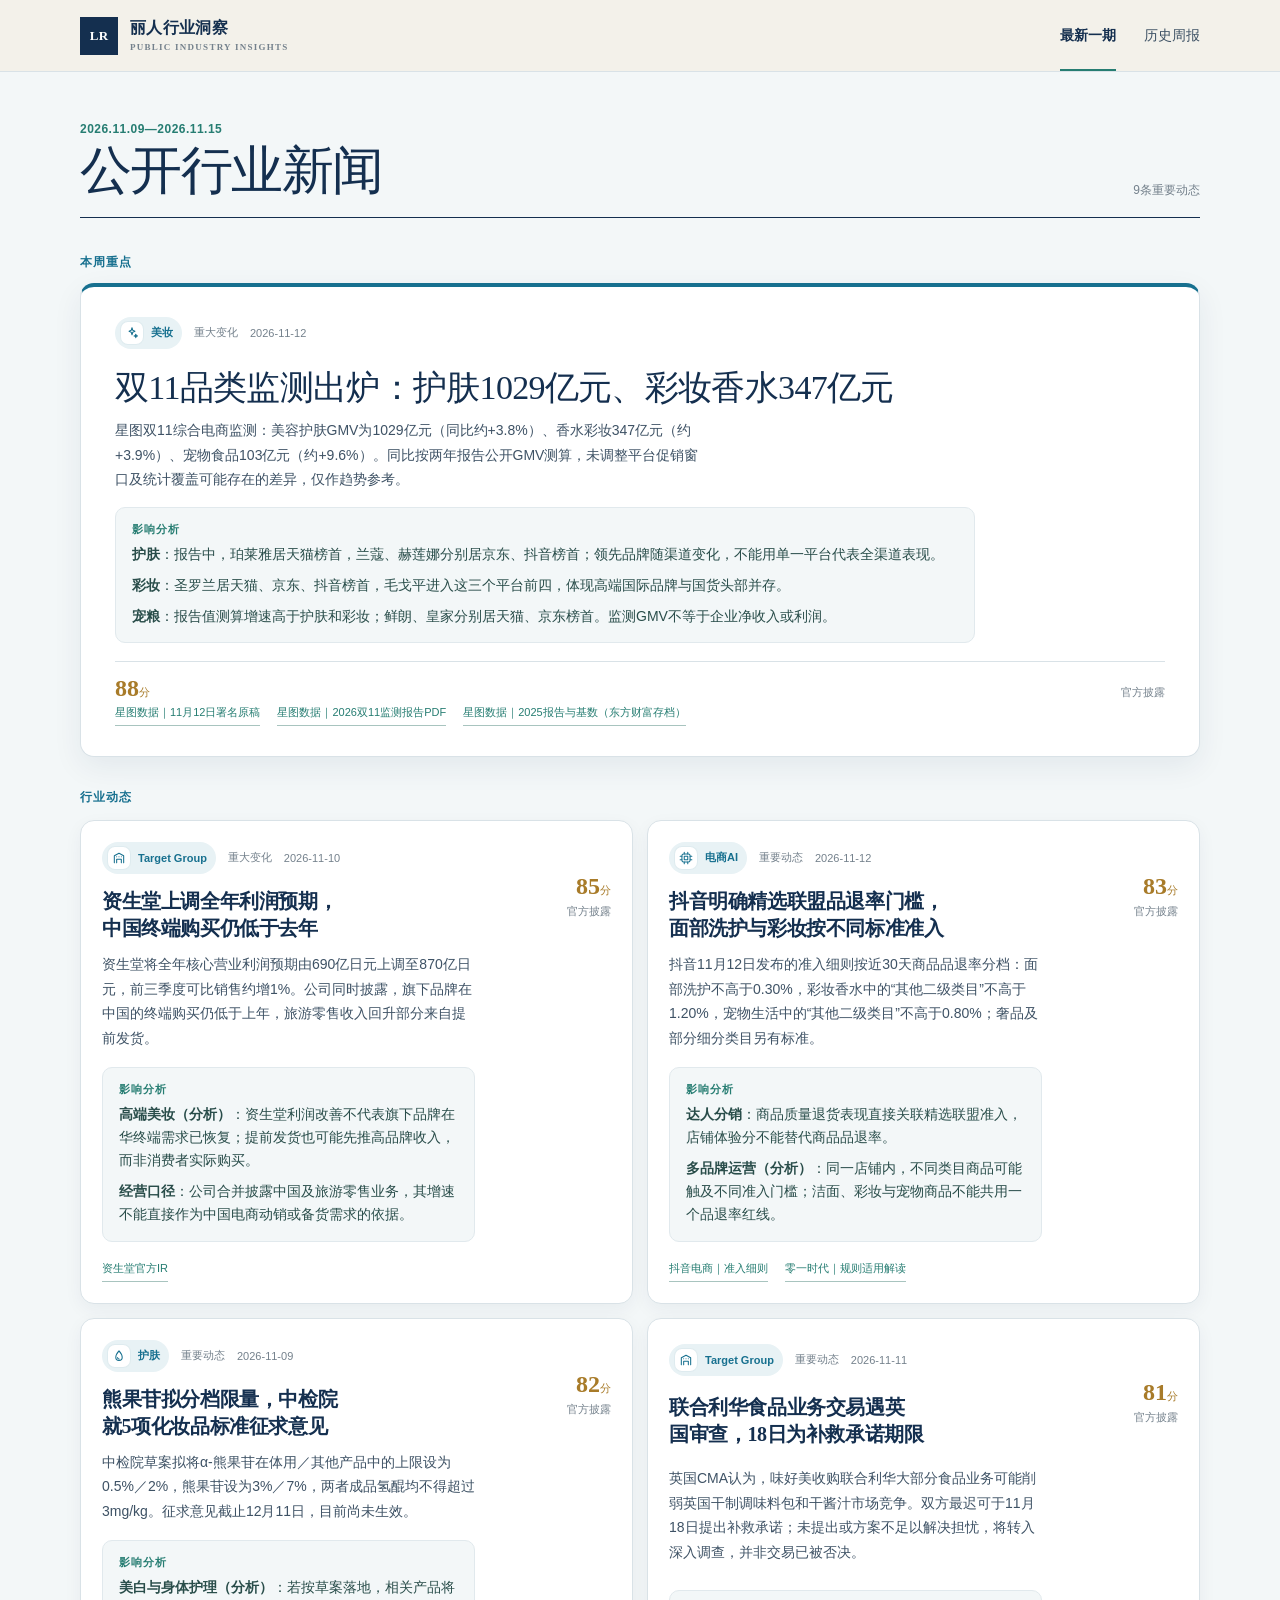
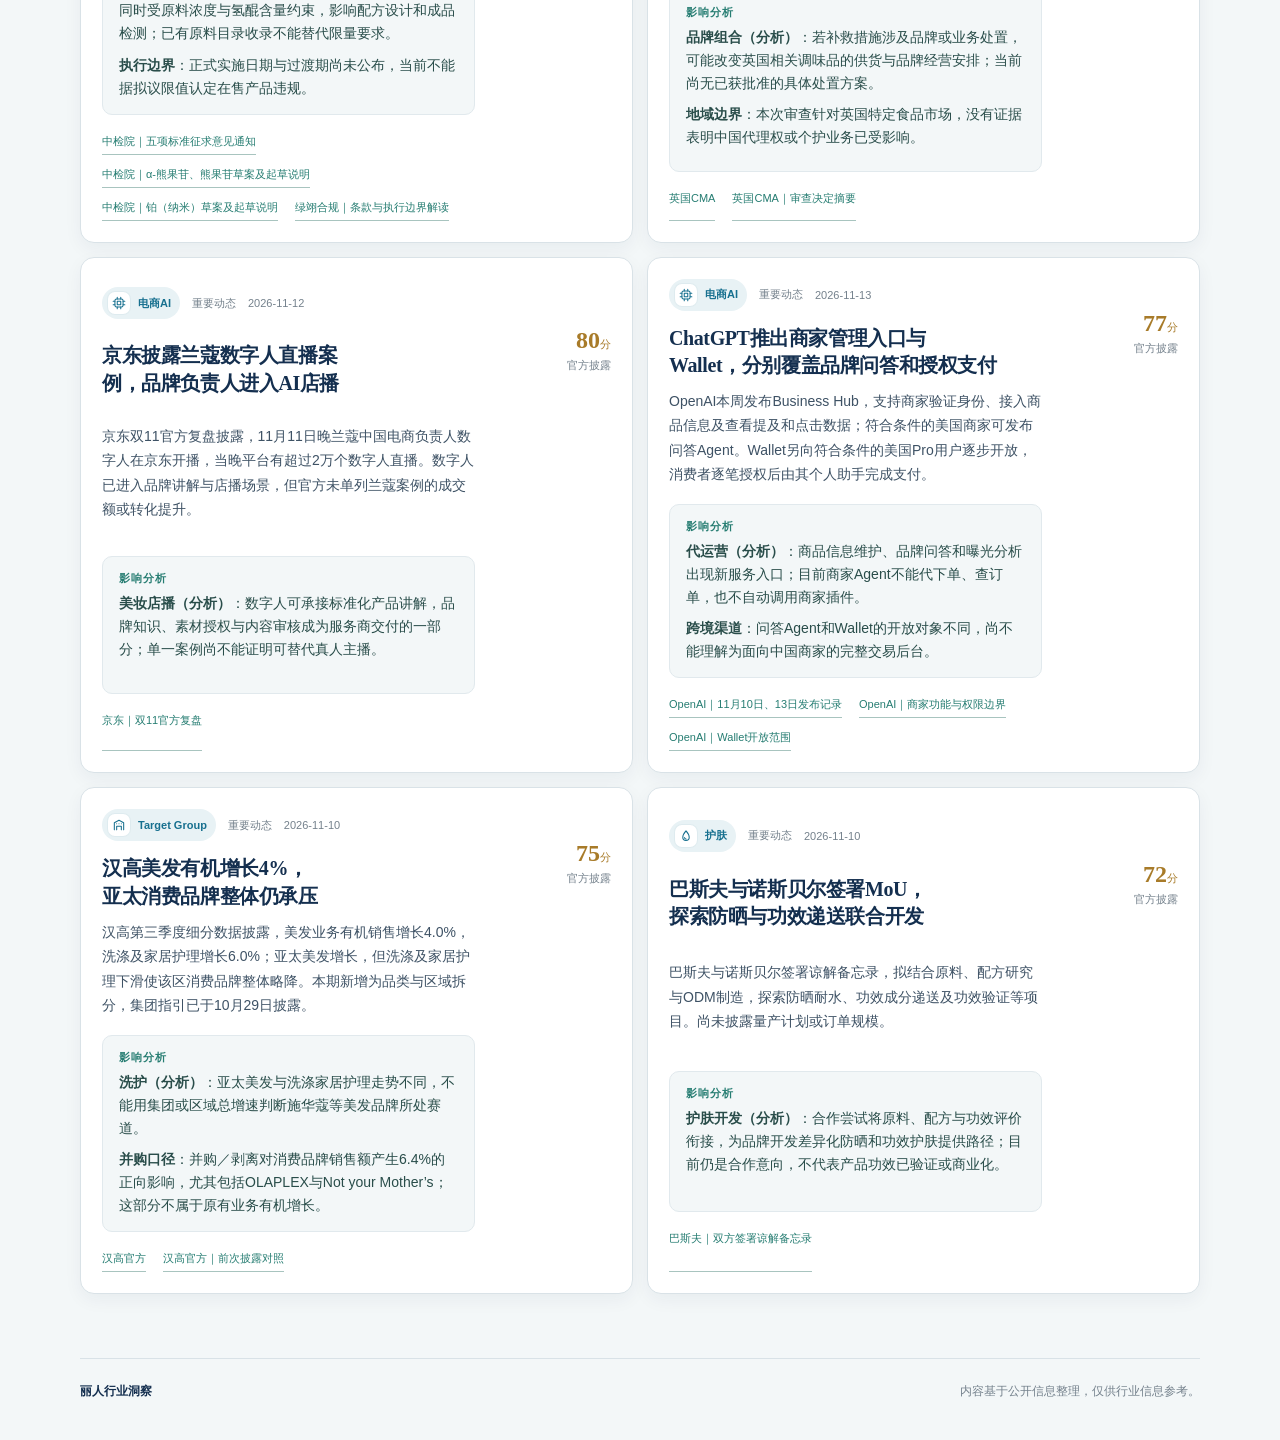
<file: index.html>
<!doctype html>
<html lang="zh-CN">
<head>
  <meta charset="utf-8">
  <meta name="viewport" content="width=device-width, initial-scale=1">
  <meta name="description" content="丽人行业洞察：美妆、护肤、宠物保健、Target Group及电商AI公开行业信息。">
  <title>丽人行业洞察</title>
  <link rel="stylesheet" href="assets/styles.css">
</head>
<body>
  <header class="site-header">
    <a class="brand" href="#latest" aria-label="丽人行业洞察首页"><span class="brand-mark">LR</span><span>丽人行业洞察<small>PUBLIC INDUSTRY INSIGHTS</small></span></a>
    <nav aria-label="主导航"><a href="#latest" data-route="latest">最新一期</a><a href="#history" data-route="history">历史周报</a></nav>
  </header>
  <main id="content" tabindex="-1"></main>
  <footer><span>丽人行业洞察</span><p>内容基于公开信息整理，仅供行业信息参考。</p></footer>
  <script type="module" src="assets/app.js"></script>
</body>
</html>
</file>
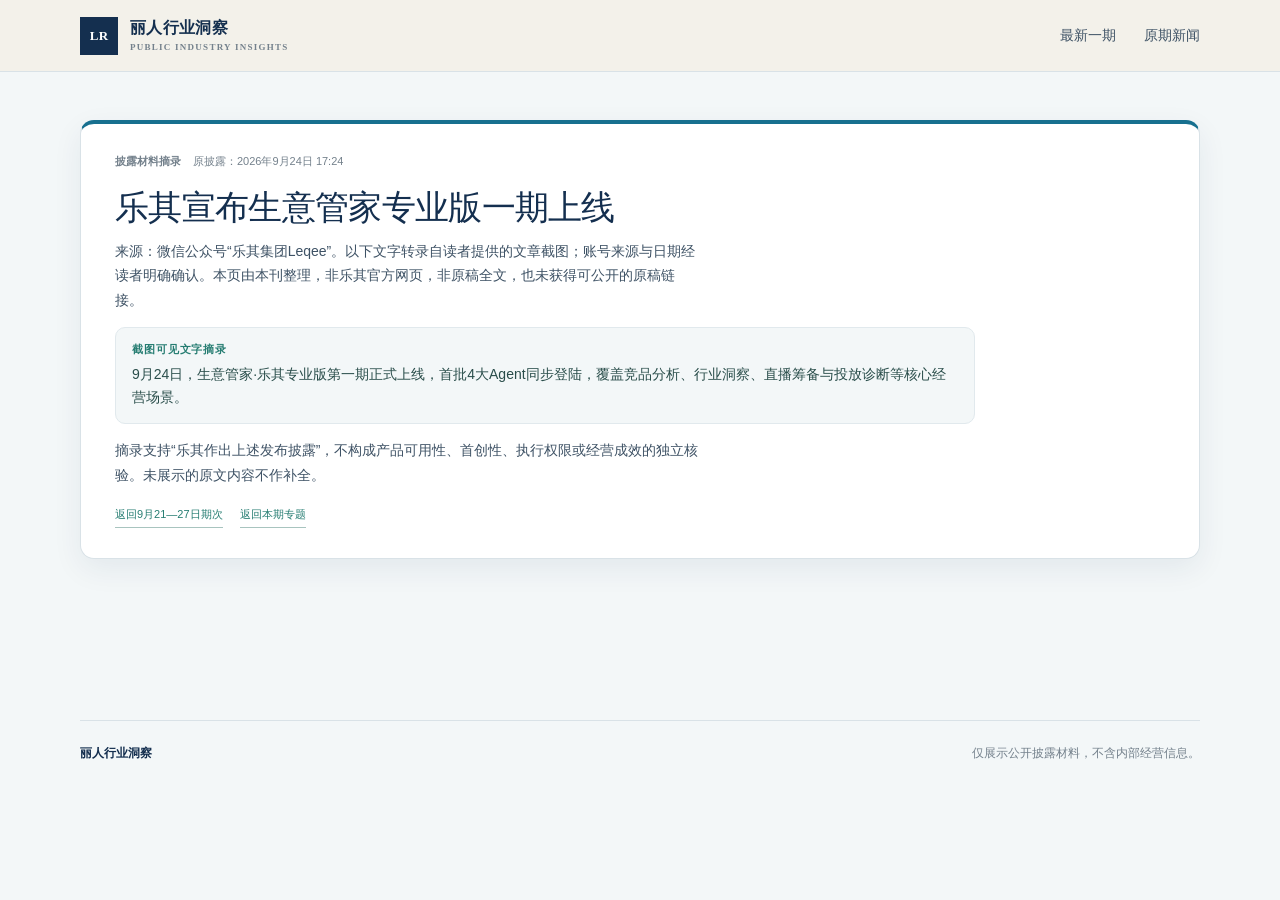
<file: sources/leqee-20260924.html>
<!doctype html>
<html lang="zh-CN">
<head>
  <meta charset="utf-8">
  <meta name="viewport" content="width=device-width, initial-scale=1">
  <title>乐其生意管家专业版｜披露材料摘录</title>
  <link rel="stylesheet" href="../assets/styles.css">
</head>
<body>
  <header class="site-header">
    <a class="brand" href="../index.html#latest"><span class="brand-mark">LR</span><span>丽人行业洞察<small>PUBLIC INDUSTRY INSIGHTS</small></span></a>
    <nav aria-label="站点导航"><a href="../index.html#latest">最新一期</a><a href="../index.html#issue=2026-09-27">原期新闻</a></nav>
  </header>
  <main>
    <article class="news-card featured">
      <div class="card-meta"><span class="category">披露材料摘录</span><time datetime="2026-09-24T17:24:00+08:00">原披露：2026年9月24日 17:24</time></div>
      <h2>乐其宣布生意管家专业版一期上线</h2>
      <p>来源：微信公众号“乐其集团Leqee”。以下文字转录自读者提供的文章截图；账号来源与日期经读者明确确认。本页由本刊整理，非乐其官方网页，非原稿全文，也未获得可公开的原稿链接。</p>
      <section class="impact" aria-label="截图可见文字摘录">
        <h3>截图可见文字摘录</h3>
        <p>9月24日，生意管家·乐其专业版第一期正式上线，首批4大Agent同步登陆，覆盖竞品分析、行业洞察、直播筹备与投放诊断等核心经营场景。</p>
      </section>
      <p>摘录支持“乐其作出上述发布披露”，不构成产品可用性、首创性、执行权限或经营成效的独立核验。未展示的原文内容不作补全。</p>
      <div class="sources"><a href="../index.html#issue=2026-09-27">返回9月21—27日期次</a><a href="../index.html#latest">返回本期专题</a></div>
    </article>
  </main>
  <footer><span>丽人行业洞察</span><p>仅展示公开披露材料，不含内部经营信息。</p></footer>
</body>
</html>
</file>
<file: assets/styles.css>
:root{--ink:#142f4f;--body:#3e5265;--muted:#74818c;--paper:#f3f7f8;--surface:#fff;--line:#d9e2e7;--blue:#17708f;--blue-soft:#e8f2f5;--teal:#267d72;--teal-soft:#e9f3f1;--amber:#a87b29;--radius:14px;--max:1120px;color-scheme:light}
*{box-sizing:border-box}html{background:var(--paper);scroll-behavior:smooth;overflow-x:hidden}body{margin:0;background:var(--paper);color:var(--ink);font-family:"Microsoft YaHei","PingFang SC",sans-serif;overflow-x:hidden}::selection{background:#cfe0dc;color:var(--ink)}
a{color:inherit}.site-header{height:72px;padding:0 max(24px,calc((100vw - var(--max))/2));display:flex;align-items:center;justify-content:space-between;border-bottom:1px solid var(--line);background:rgba(244,241,234,.96);position:sticky;top:0;z-index:10}.brand{display:flex;gap:12px;align-items:center;text-decoration:none;font-weight:800;letter-spacing:.02em}.brand-mark{display:grid;place-items:center;width:38px;height:38px;background:var(--ink);color:#fff;font-family:Georgia,serif;font-size:13px}.brand small{display:block;margin-top:3px;font:600 9px/1.2 Georgia,serif;letter-spacing:.14em;color:var(--muted)}
nav{display:flex;height:100%;gap:28px}nav a{display:flex;align-items:center;min-height:44px;text-decoration:none;font-size:14px;color:var(--body);position:relative}nav a:hover{color:var(--teal)}nav a.active{color:var(--ink);font-weight:700}nav a.active:after{content:"";position:absolute;left:0;right:0;bottom:0;height:2px;background:var(--teal)}
main{width:min(var(--max),calc(100% - 40px));min-height:72vh;margin:0 auto;padding:48px 0 64px}.issue-heading{display:grid;grid-template-columns:1fr auto;gap:6px 28px;align-items:end;margin-bottom:36px;padding-bottom:18px;border-bottom:1px solid var(--ink)}.issue-heading h1{grid-column:1;margin:0;font-family:Georgia,"Microsoft YaHei",serif;font-size:clamp(36px,5vw,52px);font-weight:500;line-height:1.05;letter-spacing:-.03em}.issue-heading p{grid-column:2;margin:0;color:var(--muted);font-size:12px;line-height:1.5}.issue-heading .date-range{grid-column:1;grid-row:1;color:var(--teal);font-size:12px;font-weight:700;font-variant-numeric:tabular-nums;letter-spacing:.04em}
.section-label{margin:0 0 12px;color:var(--blue);font-size:12px;font-weight:800;letter-spacing:.08em}.featured-wrap{margin-bottom:32px}.news-card{min-width:0;padding:21px;border:1px solid var(--line);border-radius:var(--radius);background:var(--surface);display:grid;grid-template-columns:minmax(0,1fr) 112px;column-gap:24px;box-shadow:0 6px 18px rgba(20,47,79,.05)}.news-card.featured{display:block;padding:30px 34px;background:var(--surface);border:1px solid var(--line);border-top:4px solid var(--blue);border-radius:var(--radius);box-shadow:0 10px 30px rgba(20,47,79,.07)}.card-meta{grid-column:1/-1;display:flex;flex-wrap:wrap;gap:6px 12px;align-items:center;color:var(--muted);font-size:11px;font-variant-numeric:tabular-nums}.category-badge{display:inline-flex;align-items:center;gap:7px;padding:4px 9px 4px 5px;border-radius:999px;background:var(--blue-soft);color:var(--blue)}.category-icon{width:24px;height:24px;padding:5px;border-radius:8px;background:#fff;box-shadow:inset 0 0 0 1px rgba(23,112,143,.14)}.category{color:inherit;font-weight:800}.news-card h2{grid-column:1;margin:14px 0 9px;font-family:Georgia,"Microsoft YaHei",serif;font-size:20px;font-weight:600;line-height:1.38;letter-spacing:-.02em;text-wrap:balance}.featured h2{max-width:880px;margin-top:18px;font-size:clamp(27px,3vw,34px);font-weight:500;line-height:1.25}.headline-link{text-decoration:none}.headline-link:hover{text-decoration:underline;text-decoration-thickness:1px;text-underline-offset:5px}.news-card>p{grid-column:1;font-size:14px;line-height:1.75;color:var(--body);margin:0 0 15px;max-width:72ch}.featured>p{font-size:14px;max-width:75ch}
.impact{grid-column:1;margin:2px 0 14px;padding:14px 16px;background:var(--paper);border:1px solid #e1e9ed;border-radius:10px}.impact h3{margin:0 0 6px;font-size:11px;letter-spacing:.08em;color:var(--teal)}.impact p{margin:0;color:#294d4a;font-size:14px;line-height:1.65}.featured .impact{max-width:860px}
.card-foot{grid-column:2;grid-row:2/5;align-self:start;display:flex;flex-direction:column;align-items:flex-end;gap:6px;color:var(--muted);font-size:11px}.featured .card-foot{margin-top:18px;padding-top:14px;border-top:1px solid var(--line);flex-direction:row;align-items:baseline;justify-content:space-between}.score{color:var(--amber);font-variant-numeric:tabular-nums}.score strong{font:600 24px/1 Georgia,serif}.sources{grid-column:1;display:flex;gap:7px;flex-wrap:wrap}.sources a{font-size:11px;text-decoration:none;color:var(--teal);padding:5px 0;margin-right:10px;border-bottom:1px solid #a8c4bf;overflow-wrap:anywhere}.sources a:hover{color:var(--ink);border-color:var(--ink)}.news-list{display:grid;grid-template-columns:repeat(2,minmax(0,1fr));gap:14px}.news-list>.section-label{grid-column:1/-1;margin-bottom:0}
.history-list{display:grid;gap:0;border-top:1px solid var(--ink)}.history-row{display:flex;justify-content:space-between;align-items:center;padding:25px 4px;border-bottom:1px solid var(--line);text-decoration:none}.history-row:hover{color:var(--teal)}.history-row span{display:flex;flex-direction:column;gap:7px}.history-row strong{font-family:Georgia,"Microsoft YaHei",serif;font-size:20px;font-weight:600}.history-row small{color:var(--muted)}.history-row em{font-style:normal;color:var(--amber);font-weight:700}.empty{background:var(--surface);padding:72px 30px;text-align:center;color:var(--body);box-shadow:0 12px 40px rgba(19,42,66,.06)}
footer{max-width:var(--max);margin:0 auto;padding:24px 0 40px;border-top:1px solid var(--line);display:flex;justify-content:space-between;color:var(--muted);font-size:12px}footer span{font-weight:800;color:var(--ink)}footer p{margin:0}a:focus-visible{outline:3px solid #d3a441;outline-offset:4px}
@media(max-width:760px){.site-header{height:62px;padding:0 14px}.brand small{display:none}.brand-mark{width:32px;height:32px}nav{gap:14px}nav a{font-size:13px}main{width:min(100% - 24px,var(--max));padding:32px 0 44px}.issue-heading{display:block;margin-bottom:28px;padding-bottom:16px}.issue-heading h1{font-size:34px}.issue-heading p{margin-top:10px}.issue-heading .date-range{margin:0 0 8px}.featured-wrap{margin-bottom:28px}.news-list{grid-template-columns:1fr;gap:12px}.news-list>.section-label{grid-column:auto}.news-card,.news-card.featured{display:block;padding:18px}.news-card.featured{padding:21px 18px}.news-card h2,.featured h2{font-size:20px;margin-top:14px}.news-card>p,.featured>p{font-size:14px}.impact{padding:13px 14px;margin-bottom:14px}.card-foot,.featured .card-foot{margin-top:15px;padding-top:12px;border-top:1px solid var(--line);display:flex;flex-direction:row;align-items:baseline;justify-content:space-between}.sources{margin-top:9px}.history-row{padding:18px 2px}footer{margin:0 12px;padding:18px 0 24px;display:block}footer p{margin-top:6px;line-height:1.6}}
@media(prefers-reduced-motion:reduce){html{scroll-behavior:auto}*{transition:none!important}}

.impact p+p{margin-top:8px}.impact p strong{font-weight:650}
</file>
